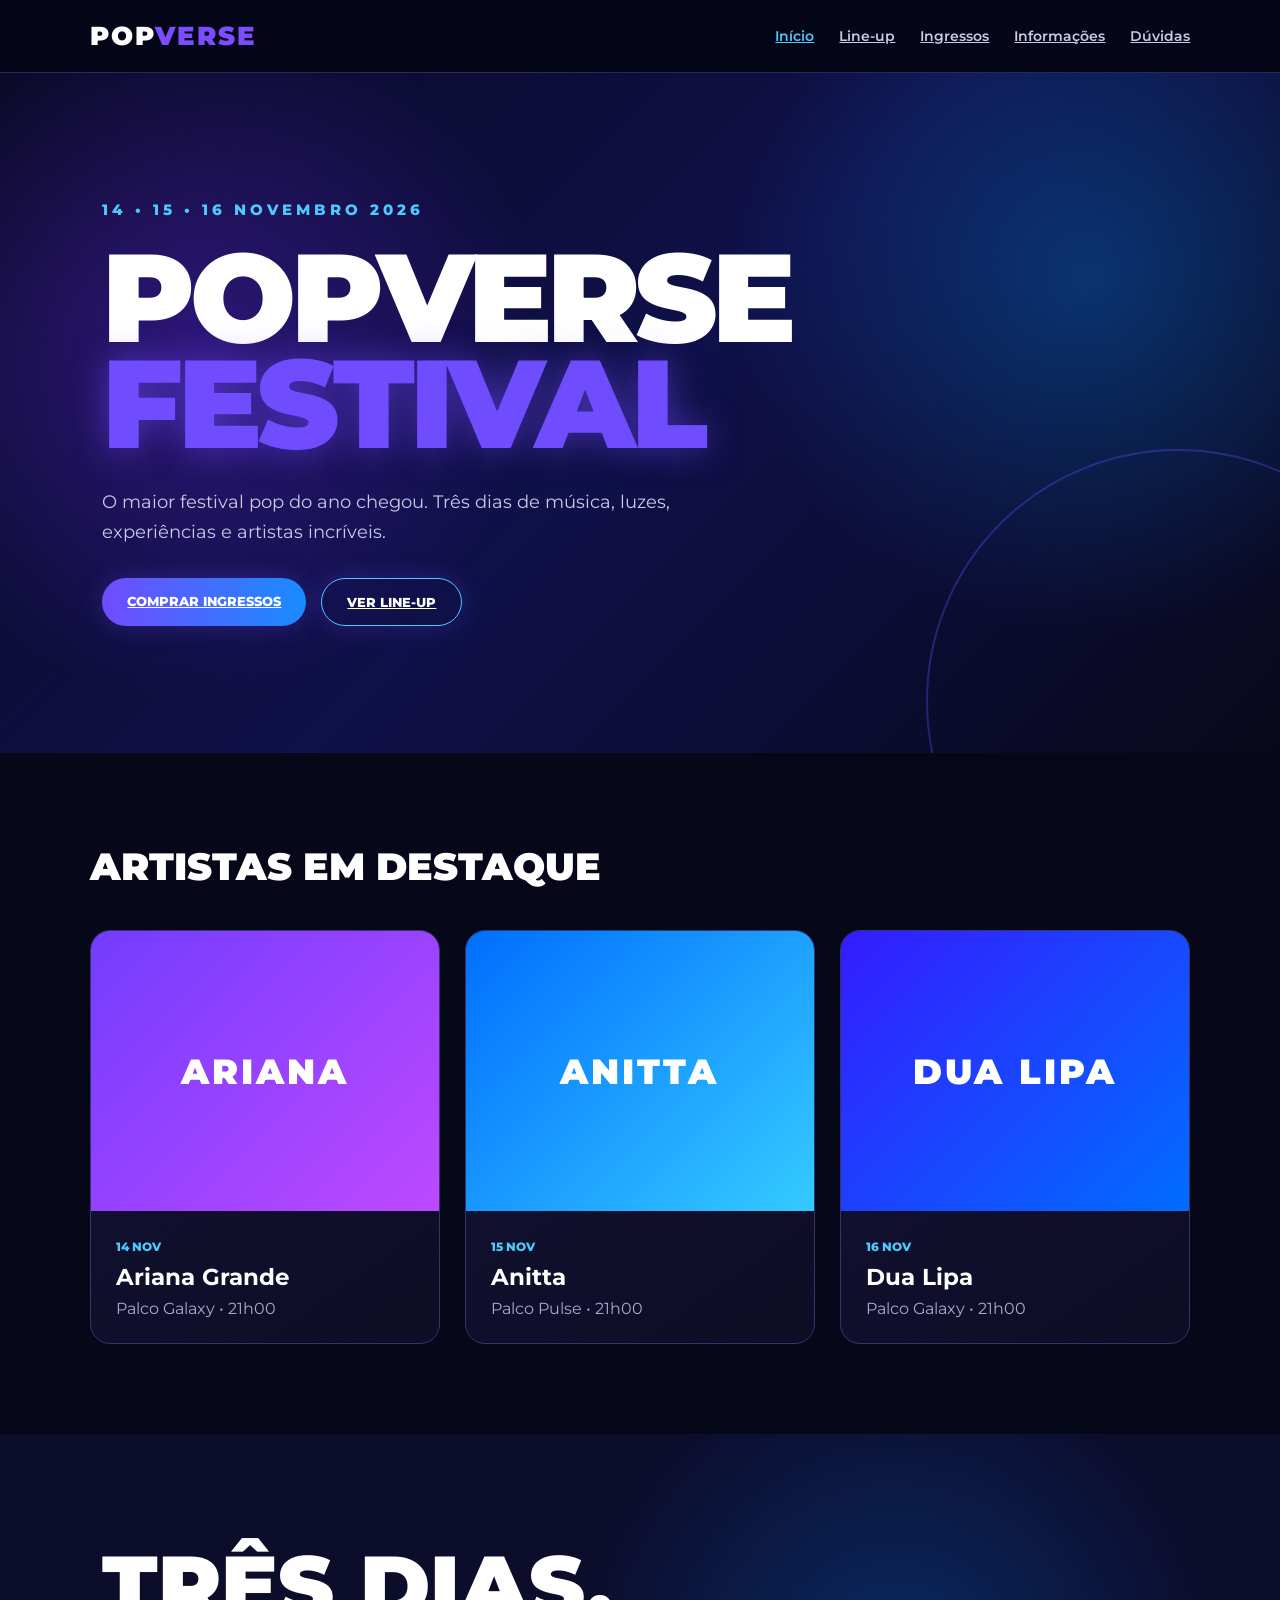
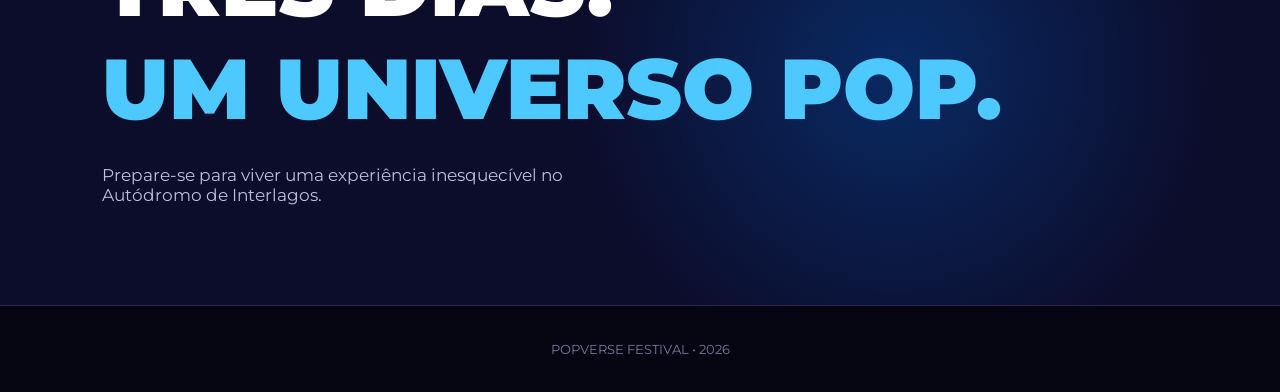
<file: index.html>
<!DOCTYPE html>
<html lang="pt-BR">
<head>
    <meta charset="UTF-8">
    <meta name="viewport" content="width=device-width, initial-scale=1.0">
    <title>POPVERSE Festival</title>
    <link rel="stylesheet" href="style.css">
</head>

<body>

<header>
    <div class="logo">POP<span>VERSE</span></div>

    <nav>
        <a class="ativo" href="index.html">Início</a>
        <a href="lineup.html">Line-up</a>
        <a href="ingressos.html">Ingressos</a>
        <a href="informacoes.html">Informações</a>
        <a href="faq.html">Dúvidas</a>
    </nav>
</header>

<main>

<section class="hero">
    <div class="hero-conteudo">
        <p class="data">14 • 15 • 16 NOVEMBRO 2026</p>

        <h1>
            POPVERSE<br>
            <span>FESTIVAL</span>
        </h1>

        <p class="descricao">
            O maior festival pop do ano chegou.
            Três dias de música, luzes, experiências e artistas incríveis.
        </p>

        <div class="botoes">
            <a href="ingressos.html" class="botao">COMPRAR INGRESSOS</a>
            <a href="lineup.html" class="botao secundario">VER LINE-UP</a>
        </div>
    </div>
</section>

<section class="secao">
    <h2>ARTISTAS EM DESTAQUE</h2>

    <div class="cards">

        <div class="card">
            <div class="foto-artista ariana">
                ARIANA
            </div>
            <div class="card-conteudo">
                <span>14 NOV</span>
                <h3>Ariana Grande</h3>
                <p>Palco Galaxy • 21h00</p>
            </div>
        </div>

        <div class="card">
            <div class="foto-artista anitta">
                ANITTA
            </div>
            <div class="card-conteudo">
                <span>15 NOV</span>
                <h3>Anitta</h3>
                <p>Palco Pulse • 21h00</p>
            </div>
        </div>

        <div class="card">
            <div class="foto-artista dua">
                DUA LIPA
            </div>
            <div class="card-conteudo">
                <span>16 NOV</span>
                <h3>Dua Lipa</h3>
                <p>Palco Galaxy • 21h00</p>
            </div>
        </div>

    </div>
</section>

<section class="destaque">
    <h2>TRÊS DIAS.</h2>
    <h2 class="azul">UM UNIVERSO POP.</h2>

    <p>
        Prepare-se para viver uma experiência inesquecível
        no Autódromo de Interlagos.
    </p>
</section>

</main>

<footer>
    <p>POPVERSE FESTIVAL • 2026</p>
</footer>

</body>
</html>
</file>
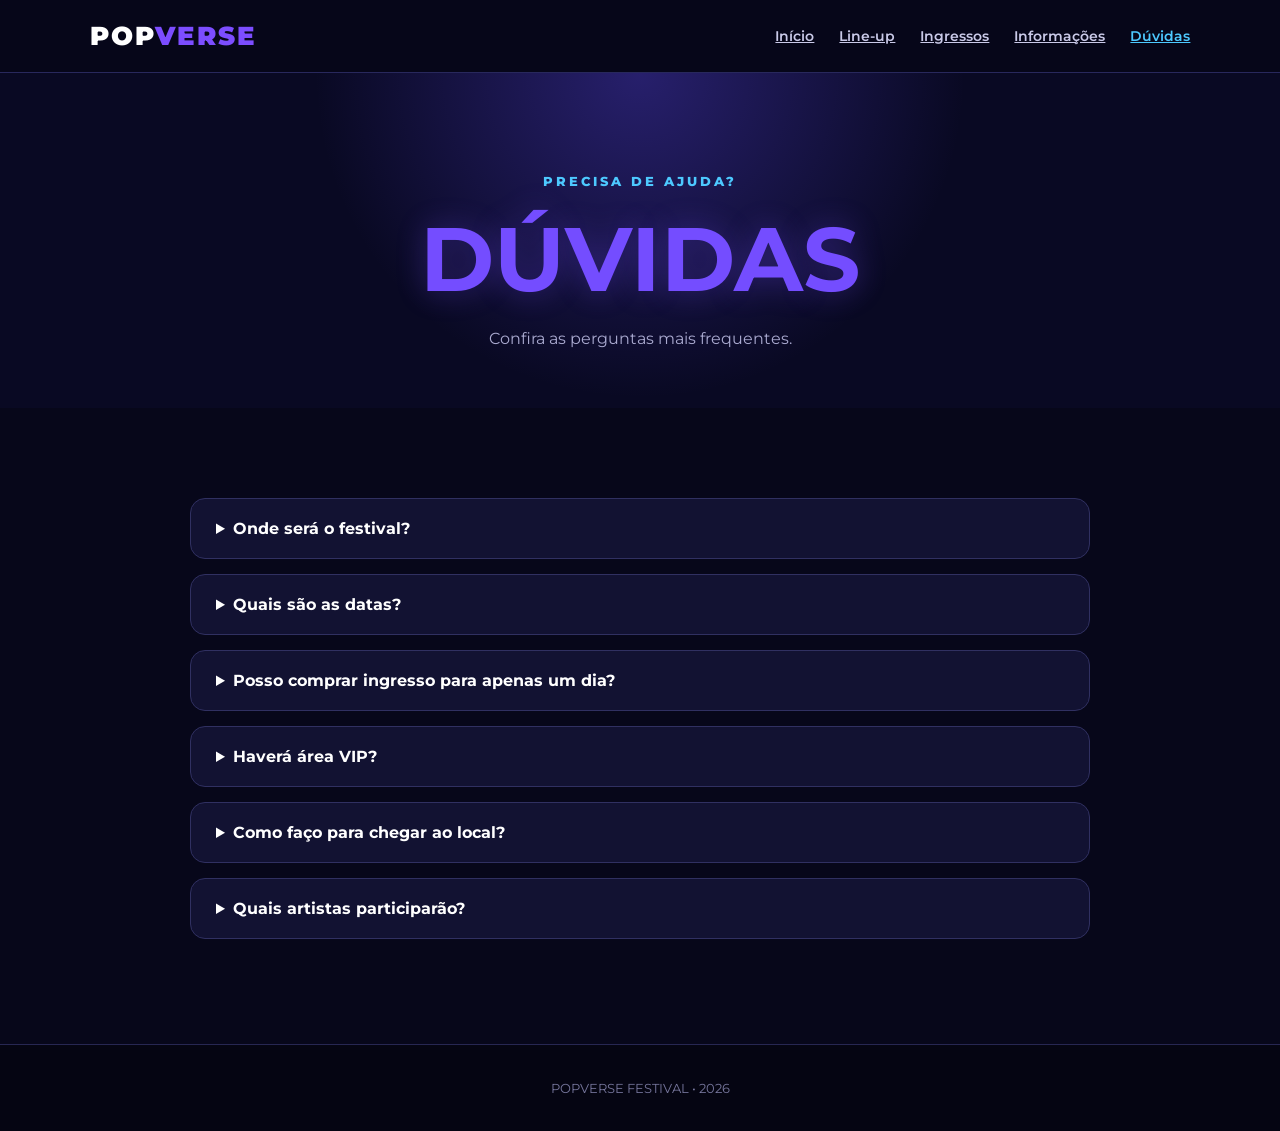
<file: faq.html>
<!DOCTYPE html>
<html lang="pt-BR">
<head>
    <meta charset="UTF-8">
    <meta name="viewport" content="width=device-width, initial-scale=1.0">
    <title>Dúvidas | POPVERSE</title>
    <link rel="stylesheet" href="style.css">
</head>

<body>

<header>
    <div class="logo">POP<span>VERSE</span></div>

    <nav>
        <a href="index.html">Início</a>
        <a href="lineup.html">Line-up</a>
        <a href="ingressos.html">Ingressos</a>
        <a href="informacoes.html">Informações</a>
        <a class="ativo" href="faq.html">Dúvidas</a>
    </nav>
</header>

<main>

<section class="pagina-topo">
    <p>PRECISA DE AJUDA?</p>
    <h1>DÚVIDAS</h1>
    <p>Confira as perguntas mais frequentes.</p>
</section>

<section class="secao">

    <div class="faq">

        <details>
            <summary>Onde será o festival?</summary>
            <p>
                O POPVERSE Festival acontecerá no
                Autódromo de Interlagos, em São Paulo.
            </p>
        </details>

        <details>
            <summary>Quais são as datas?</summary>
            <p>
                O festival acontecerá nos dias
                14, 15 e 16 de novembro de 2026.
            </p>
        </details>

        <details>
            <summary>Posso comprar ingresso para apenas um dia?</summary>
            <p>
                Sim. Existe a opção de ingresso diário.
            </p>
        </details>

        <details>
            <summary>Haverá área VIP?</summary>
            <p>
                Sim. O ingresso VIP oferece acesso
                a uma área exclusiva do festival.
            </p>
        </details>

        <details>
            <summary>Como faço para chegar ao local?</summary>
            <p>
                O local possui acesso por transporte
                público, ônibus, trem e transporte particular.
            </p>
        </details>

        <details>
            <summary>Quais artistas participarão?</summary>
            <p>
                Ariana Grande, Billie Eilish, Olivia Rodrigo,
                Anitta, Luísa Sonza, Lady Gaga, Dua Lipa,
                Jão e Doja Cat.
            </p>
        </details>

    </div>

</section>

</main>

<footer>
    <p>POPVERSE FESTIVAL • 2026</p>
</footer>

</body>
</html>
</file>
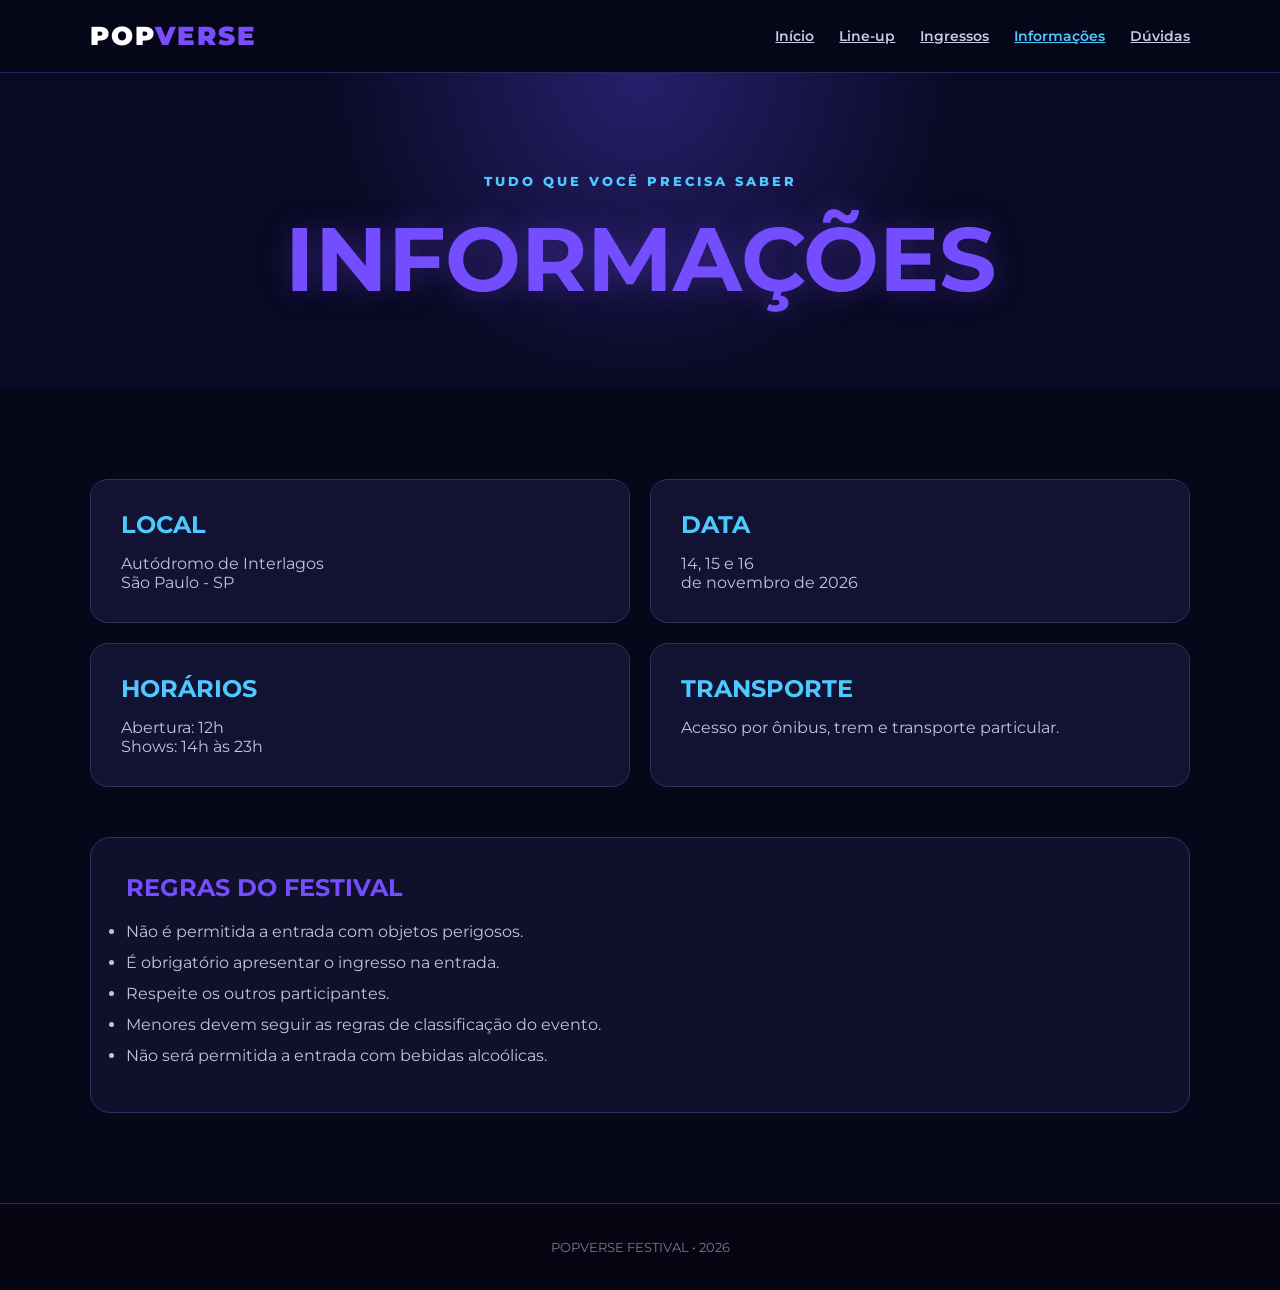
<file: informacoes.html>
<!DOCTYPE html>
<html lang="pt-BR">
<head>
    <meta charset="UTF-8">
    <meta name="viewport" content="width=device-width, initial-scale=1.0">
    <title>Informações | POPVERSE</title>
    <link rel="stylesheet" href="style.css">
</head>

<body>

<header>
    <div class="logo">POP<span>VERSE</span></div>

    <nav>
        <a href="index.html">Início</a>
        <a href="lineup.html">Line-up</a>
        <a href="ingressos.html">Ingressos</a>
        <a class="ativo" href="informacoes.html">Informações</a>
        <a href="faq.html">Dúvidas</a>
    </nav>
</header>

<main>

<section class="pagina-topo">
    <p>TUDO QUE VOCÊ PRECISA SABER</p>
    <h1>INFORMAÇÕES</h1>
</section>

<section class="secao">

    <div class="info-grid">

        <div class="info-box">
            <h2>LOCAL</h2>
            <p>
                Autódromo de Interlagos<br>
                São Paulo - SP
            </p>
        </div>

        <div class="info-box">
            <h2>DATA</h2>
            <p>
                14, 15 e 16<br>
                de novembro de 2026
            </p>
        </div>

        <div class="info-box">
            <h2>HORÁRIOS</h2>
            <p>
                Abertura: 12h<br>
                Shows: 14h às 23h
            </p>
        </div>

        <div class="info-box">
            <h2>TRANSPORTE</h2>
            <p>
                Acesso por ônibus,
                trem e transporte particular.
            </p>
        </div>

    </div>

    <div class="regras">
        <h2>REGRAS DO FESTIVAL</h2>

        <ul>
            <li>Não é permitida a entrada com objetos perigosos.</li>
            <li>É obrigatório apresentar o ingresso na entrada.</li>
            <li>Respeite os outros participantes.</li>
            <li>Menores devem seguir as regras de classificação do evento.</li>
            <li>Não será permitida a entrada com bebidas alcoólicas.</li>
        </ul>
    </div>

</section>

</main>

<footer>
    <p>POPVERSE FESTIVAL • 2026</p>
</footer>

</body>
</html>
</file>
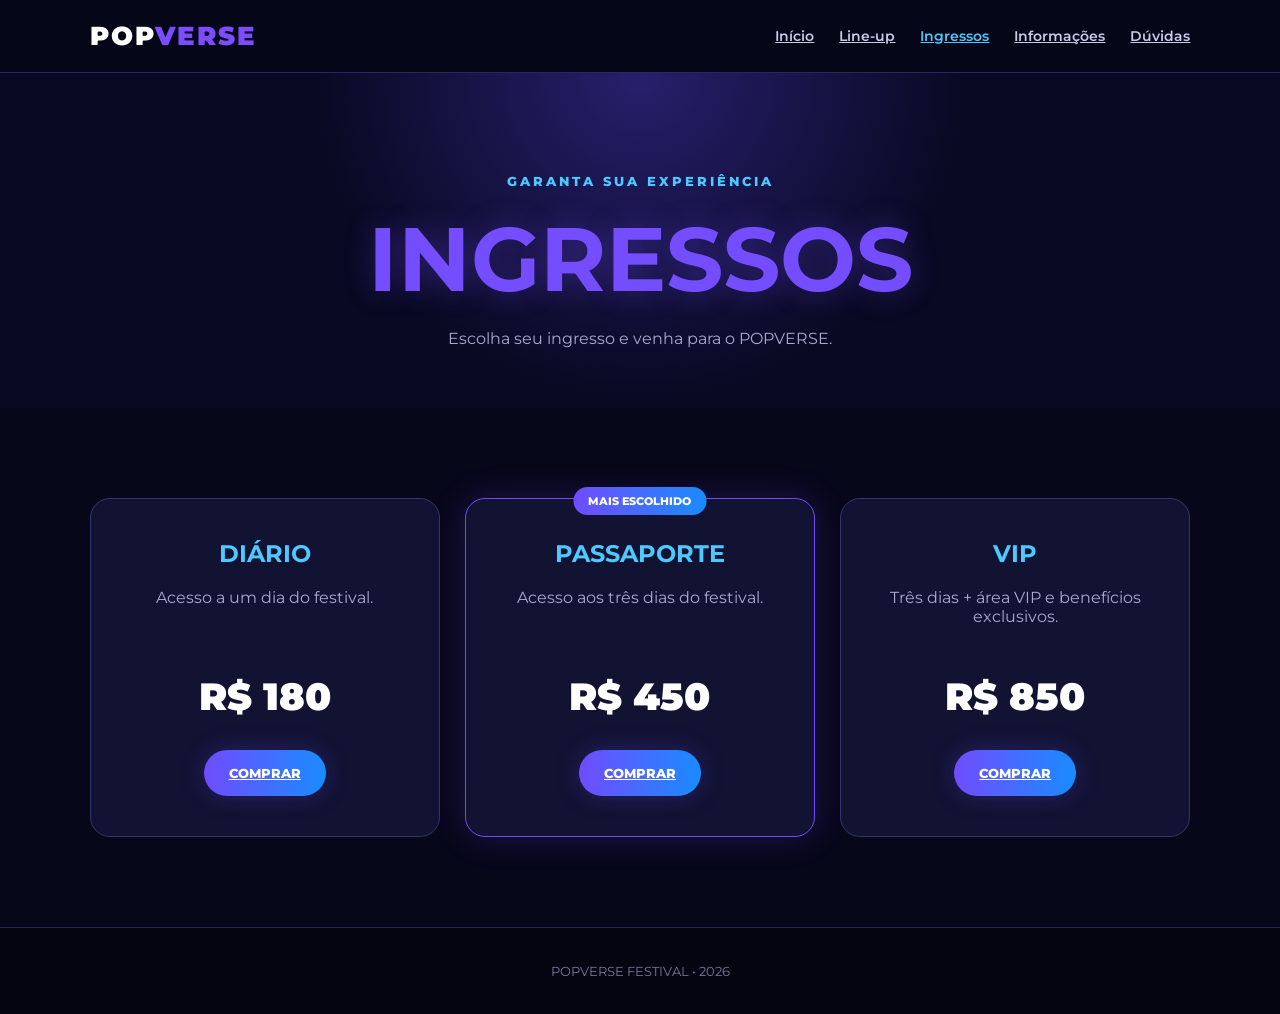
<file: ingressos.html>
<!DOCTYPE html>
<html lang="pt-BR">
<head>
    <meta charset="UTF-8">
    <meta name="viewport" content="width=device-width, initial-scale=1.0">
    <title>Ingressos | POPVERSE</title>
    <link rel="stylesheet" href="style.css">
</head>

<body>

<header>
    <div class="logo">POP<span>VERSE</span></div>

    <nav>
        <a href="index.html">Início</a>
        <a href="lineup.html">Line-up</a>
        <a class="ativo" href="ingressos.html">Ingressos</a>
        <a href="informacoes.html">Informações</a>
        <a href="faq.html">Dúvidas</a>
    </nav>
</header>

<main>

<section class="pagina-topo">
    <p>GARANTA SUA EXPERIÊNCIA</p>
    <h1>INGRESSOS</h1>
    <p>Escolha seu ingresso e venha para o POPVERSE.</p>
</section>

<section class="secao">

    <div class="ingressos">

        <div class="ingresso">
            <h2>DIÁRIO</h2>
            <p>Acesso a um dia do festival.</p>

            <div class="preco">
                R$ 180
            </div>

            <a href="#" class="botao">COMPRAR</a>
        </div>

        <div class="ingresso destaque-ingresso">
            <div class="tag">MAIS ESCOLHIDO</div>

            <h2>PASSAPORTE</h2>
            <p>Acesso aos três dias do festival.</p>

            <div class="preco">
                R$ 450
            </div>

            <a href="#" class="botao">COMPRAR</a>
        </div>

        <div class="ingresso">
            <h2>VIP</h2>
            <p>
                Três dias + área VIP
                e benefícios exclusivos.
            </p>

            <div class="preco">
                R$ 850
            </div>

            <a href="#" class="botao">COMPRAR</a>
        </div>

    </div>

</section>

</main>

<footer>
    <p>POPVERSE FESTIVAL • 2026</p>
</footer>

</body>
</html>
</file>
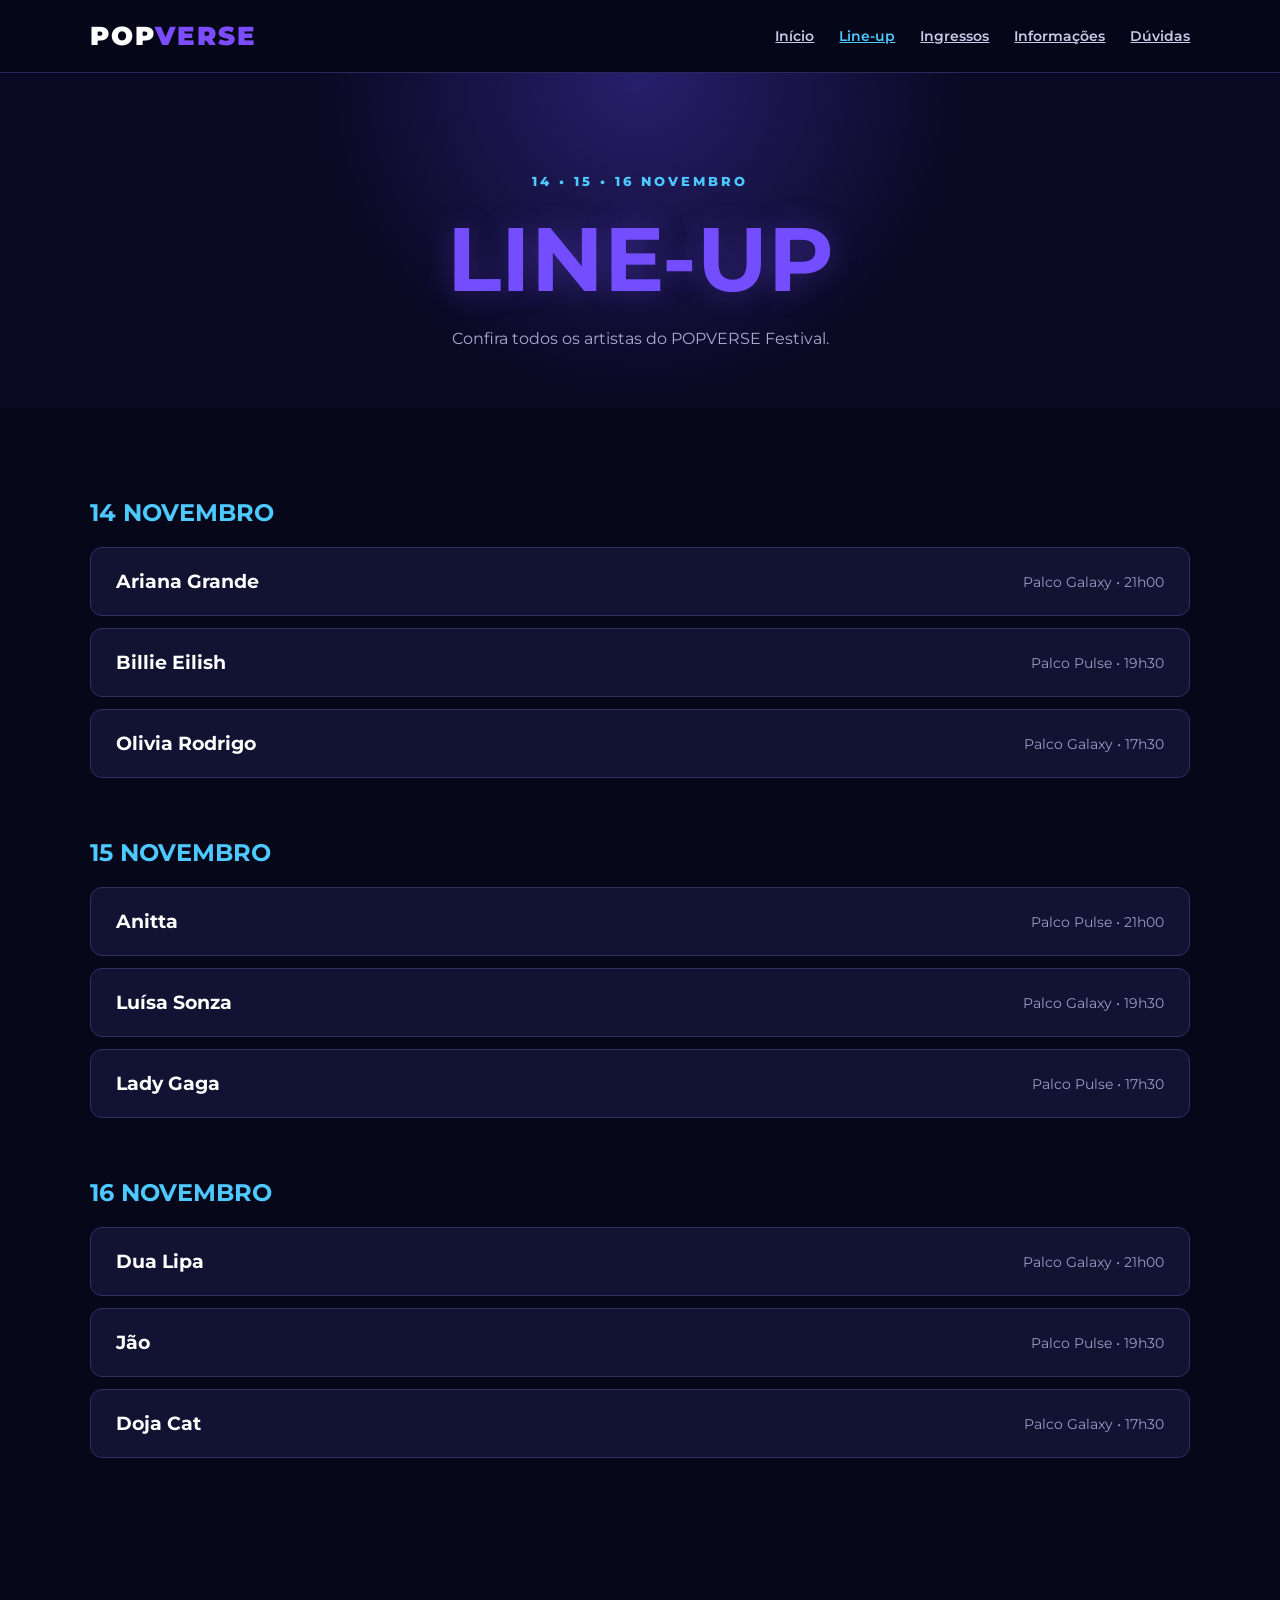
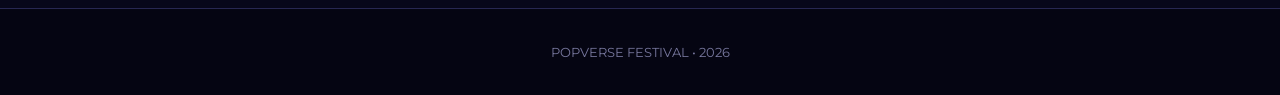
<file: lineup.html>
<!DOCTYPE html>
<html lang="pt-BR">
<head>
    <meta charset="UTF-8">
    <meta name="viewport" content="width=device-width, initial-scale=1.0">
    <title>Line-up | POPVERSE</title>
    <link rel="stylesheet" href="style.css">
</head>

<body>

<header>
    <div class="logo">POP<span>VERSE</span></div>

    <nav>
        <a href="index.html">Início</a>
        <a class="ativo" href="lineup.html">Line-up</a>
        <a href="ingressos.html">Ingressos</a>
        <a href="informacoes.html">Informações</a>
        <a href="faq.html">Dúvidas</a>
    </nav>
</header>

<main>

<section class="pagina-topo">
    <p>14 • 15 • 16 NOVEMBRO</p>
    <h1>LINE-UP</h1>
    <p>Confira todos os artistas do POPVERSE Festival.</p>
</section>

<section class="secao">

    <div class="dia">
        <h2>14 NOVEMBRO</h2>

        <div class="lista-artistas">

            <div class="artista">
                <strong>Ariana Grande</strong>
                <span>Palco Galaxy • 21h00</span>
            </div>

            <div class="artista">
                <strong>Billie Eilish</strong>
                <span>Palco Pulse • 19h30</span>
            </div>

            <div class="artista">
                <strong>Olivia Rodrigo</strong>
                <span>Palco Galaxy • 17h30</span>
            </div>

        </div>
    </div>

    <div class="dia">
        <h2>15 NOVEMBRO</h2>

        <div class="lista-artistas">

            <div class="artista">
                <strong>Anitta</strong>
                <span>Palco Pulse • 21h00</span>
            </div>

            <div class="artista">
                <strong>Luísa Sonza</strong>
                <span>Palco Galaxy • 19h30</span>
            </div>

            <div class="artista">
                <strong>Lady Gaga</strong>
                <span>Palco Pulse • 17h30</span>
            </div>

        </div>
    </div>

    <div class="dia">
        <h2>16 NOVEMBRO</h2>

        <div class="lista-artistas">

            <div class="artista">
                <strong>Dua Lipa</strong>
                <span>Palco Galaxy • 21h00</span>
            </div>

            <div class="artista">
                <strong>Jão</strong>
                <span>Palco Pulse • 19h30</span>
            </div>

            <div class="artista">
                <strong>Doja Cat</strong>
                <span>Palco Galaxy • 17h30</span>
            </div>

        </div>
    </div>

</section>

</main>

<footer>
    <p>POPVERSE FESTIVAL • 2026</p>
</footer>

</body>
</html>
</file>
<file: style.css>
@import url('https://fonts.googleapis.com/css2?family=Montserrat:wght@400;500;600;700;800;900&display=swap');

* {
    margin: 0;
    padding: 0;
    box-sizing: border-box;
}

html {
    scroll-behavior: smooth;
}

body {
    font-family: 'Montserrat', Arial, sans-serif;
    background: #07071a;
    color: #ffffff;
    min-height: 100vh;
}

/* ================= HEADER ================= */

header {
    width: 100%;
    padding: 20px 7%;
    display: flex;
    align-items: center;
    justify-content: space-between;
    background: rgba(7, 7, 26, 0.95);
    border-bottom: 1px solid #28285c;
    position: sticky;
    top: 0;
    z-index: 100;
}

.logo {
    font-size: 26px;
    font-weight: 900;
    letter-spacing: 2px;
    color: #ffffff;
}

.logo span {
    color: #7c4dff;
}

nav {
    display: flex;
    gap: 25px;
}

nav a {
    color: #c9c9e8;
    font-size: 14px;
    font-weight: 600;
    transition: 0.3s;
}

nav a:hover,
nav a.ativo {
    color: #4dc9ff;
}

/* ================= HERO ================= */

.hero {
    min-height: 680px;
    display: flex;
    align-items: center;
    padding: 80px 8%;

    background:
        radial-gradient(circle at 15% 40%, #6f2cff55, transparent 30%),
        radial-gradient(circle at 85% 30%, #009dff44, transparent 30%),
        linear-gradient(135deg, #090923, #10104a, #08081b);

    position: relative;
    overflow: hidden;
}

.hero::before {
    content: "";
    position: absolute;
    width: 500px;
    height: 500px;
    border: 2px solid #694dff55;
    border-radius: 50%;
    right: -150px;
    bottom: -200px;
}

.hero-conteudo {
    max-width: 850px;
    position: relative;
    z-index: 2;
}

.data {
    color: #4dc9ff;
    font-size: 15px;
    font-weight: 800;
    letter-spacing: 4px;
    margin-bottom: 25px;
}

.hero h1 {
    font-size: clamp(55px, 10vw, 125px);
    line-height: 0.85;
    font-weight: 900;
    letter-spacing: -5px;
}

.hero h1 span {
    color: #704cff;
    text-shadow: 0 0 35px #704cff88;
}

.descricao {
    max-width: 650px;
    margin: 30px 0;
    color: #c9c9e8;
    font-size: 18px;
    line-height: 1.7;
}

/* ================= BOTÕES ================= */

.botoes {
    display: flex;
    gap: 15px;
    flex-wrap: wrap;
}

.botao {
    display: inline-block;
    padding: 15px 25px;
    border-radius: 30px;
    background: linear-gradient(90deg, #704cff, #198cff);
    color: white;
    font-weight: 800;
    font-size: 13px;
    border: none;
    transition: 0.3s;
    box-shadow: 0 0 25px #604dff44;
}

.botao:hover {
    transform: translateY(-4px);
    box-shadow: 0 0 35px #4dc9ff66;
}

.botao.secundario {
    background: transparent;
    border: 1px solid #4dc9ff;
}

/* ================= SEÇÕES ================= */

.secao {
    width: 86%;
    max-width: 1200px;
    margin: auto;
    padding: 90px 0;
}

.secao > h2,
.destaque h2 {
    font-size: 38px;
    font-weight: 900;
    margin-bottom: 40px;
}

.azul {
    color: #4dc9ff;
}

/* ================= CARDS ================= */

.cards {
    display: grid;
    grid-template-columns: repeat(3, 1fr);
    gap: 25px;
}

.card {
    background: linear-gradient(145deg, #131337, #0d0d25);
    border: 1px solid #35356d;
    border-radius: 20px;
    overflow: hidden;
    transition: 0.3s;
}

.card:hover {
    transform: translateY(-8px);
    border-color: #674dff;
    box-shadow: 0 15px 40px #5746ff33;
}

.foto-artista {
    height: 280px;
    display: flex;
    justify-content: center;
    align-items: center;
    font-size: 35px;
    font-weight: 900;
    letter-spacing: 3px;
}

.ariana {
    background: linear-gradient(135deg, #733cff, #bd49ff);
}

.anitta {
    background: linear-gradient(135deg, #006eff, #35caff);
}

.dua {
    background: linear-gradient(135deg, #351cff, #006dff);
}

.card-conteudo {
    padding: 25px;
}

.card-conteudo span {
    color: #4dc9ff;
    font-size: 12px;
    font-weight: 800;
}

.card-conteudo h3 {
    font-size: 23px;
    margin: 8px 0;
}

.card-conteudo p {
    color: #aaaad0;
}

/* ================= DESTAQUE ================= */

.destaque {
    padding: 100px 8%;
    background:
        radial-gradient(circle at 70% 50%, #007dff44, transparent 35%),
        #0c0c2b;
}

.destaque h2 {
    margin: 0;
    font-size: clamp(40px, 7vw, 85px);
}

.destaque p {
    max-width: 550px;
    margin-top: 25px;
    color: #bdbddd;
    font-size: 17px;
}

/* ================= PÁGINAS ================= */

.pagina-topo {
    text-align: center;
    padding: 100px 20px 60px;

    background:
        radial-gradient(circle at 50% 0%, #634cff55, transparent 45%),
        #090923;
}

.pagina-topo p:first-child {
    color: #4dc9ff;
    font-size: 13px;
    font-weight: 800;
    letter-spacing: 3px;
}

.pagina-topo h1 {
    font-size: clamp(45px, 8vw, 90px);
    margin: 15px 0;
    color: #744dff;
    text-shadow: 0 0 30px #744dff55;
}

.pagina-topo p:last-child {
    color: #aaaad0;
}

/* ================= LINE-UP ================= */

.dia {
    margin-bottom: 60px;
}

.dia h2 {
    color: #4dc9ff;
    margin-bottom: 20px;
}

.lista-artistas {
    display: grid;
    gap: 12px;
}

.artista {
    padding: 22px 25px;
    background: #121232;
    border: 1px solid #303061;
    border-radius: 12px;
    display: flex;
    justify-content: space-between;
    align-items: center;
    transition: 0.3s;
}

.artista:hover {
    border-color: #714cff;
    transform: translateX(5px);
}

.artista strong {
    font-size: 19px;
}

.artista span {
    color: #9b9bc5;
    font-size: 14px;
}

/* ================= INGRESSOS ================= */

.ingressos {
    display: grid;
    grid-template-columns: repeat(3, 1fr);
    gap: 25px;
}

.ingresso {
    background: #121232;
    border: 1px solid #35356d;
    border-radius: 20px;
    padding: 40px 30px;
    text-align: center;
    position: relative;
}

.ingresso h2 {
    color: #4dc9ff;
    margin-bottom: 20px;
}

.ingresso p {
    color: #aaaad0;
    min-height: 55px;
}

.preco {
    font-size: 38px;
    font-weight: 900;
    margin: 30px 0;
}

.destaque-ingresso {
    border-color: #704cff;
    box-shadow: 0 0 35px #704cff33;
}

.tag {
    position: absolute;
    top: -12px;
    left: 50%;
    transform: translateX(-50%);
    background: linear-gradient(90deg, #704cff, #198cff);
    padding: 7px 15px;
    border-radius: 20px;
    font-size: 11px;
    font-weight: 800;
}

/* ================= INFORMAÇÕES ================= */

.info-grid {
    display: grid;
    grid-template-columns: repeat(2, 1fr);
    gap: 20px;
}

.info-box {
    padding: 30px;
    border-radius: 18px;
    background: #121232;
    border: 1px solid #303061;
}

.info-box h2 {
    color: #4dc9ff;
    margin-bottom: 15px;
}

.info-box p {
    color: #c2c2df;
}

.regras {
    margin-top: 50px;
    padding: 35px;
    background: #10102d;
    border-radius: 20px;
    border: 1px solid #303061;
}

.regras h2 {
    color: #744dff;
    margin-bottom: 20px;
}

.regras li {
    margin: 12px 0;
    color: #c2c2df;
}

/* ================= FAQ ================= */

.faq {
    max-width: 900px;
    margin: auto;
}

details {
    background: #121232;
    border: 1px solid #303061;
    border-radius: 15px;
    margin-bottom: 15px;
    padding: 20px 25px;
}

summary {
    cursor: pointer;
    font-weight: 700;
    color: #ffffff;
}

details p {
    margin-top: 15px;
    color: #aaaad0;
    line-height: 1.7;
}

/* ================= FOOTER ================= */

footer {
    text-align: center;
    padding: 35px;
    background: #050512;
    border-top: 1px solid #272752;
    color: #77779d;
    font-size: 13px;
}

/* ================= RESPONSIVO ================= */

@media (max-width: 850px) {

    header {
        flex-direction: column;
        gap: 20px;
    }

    nav {
        justify-content: center;
        flex-wrap: wrap;
        gap: 15px;
    }

    .cards,
    .ingressos {
        grid-template-columns: 1fr;
    }

    .info-grid {
        grid-template-columns: 1fr;
    }

    .artista {
        flex-direction: column;
        align-items: flex-start;
        gap: 8px;
    }

    .hero {
        min-height: 600px;
    }

    .hero h1 {
        letter-spacing: -3px;
    }
}
</file>
